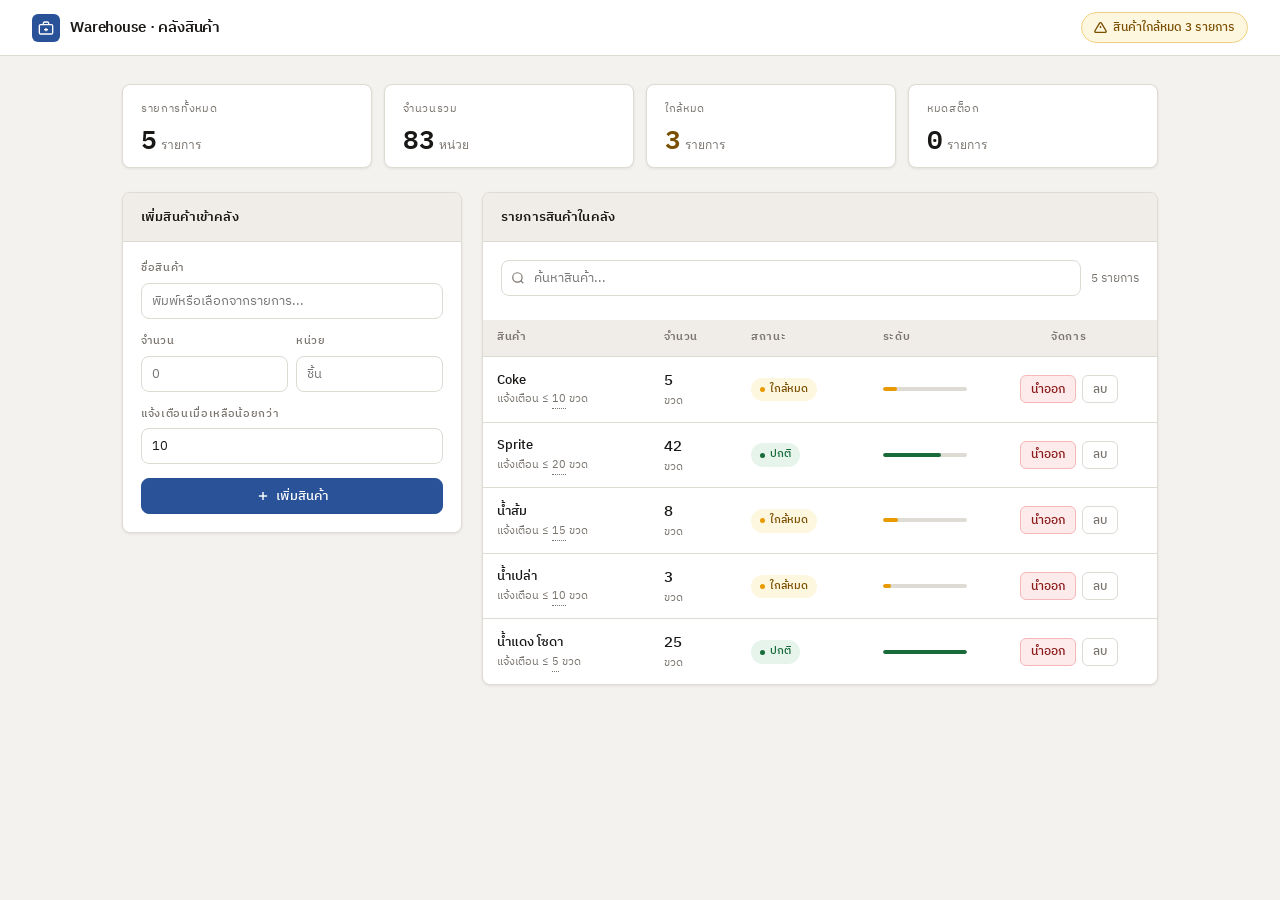
<file: index.html>
<!DOCTYPE html>
<html lang="th">

<head>
    <meta charset="UTF-8">
    <meta name="viewport" content="width=device-width, initial-scale=1.0">
    <title>ระบบจัดการคลังสินค้า</title>
    <!-- font -->
    <link
        href="https://fonts.googleapis.com/css2?family=IBM+Plex+Sans+Thai:wght@400;500;600&family=IBM+Plex+Mono:wght@400;500&display=swap"
        rel="stylesheet">
    <link rel="stylesheet" href="style.css">
</head>

<body>
    <header class="header">
        <div class="header-brand">
            <div class="header-icon">
                <svg viewBox="0 0 24 24">
                    <rect x="2" y="7" width="20" height="14" rx="2" />
                    <path d="M16 7V5a2 2 0 0 0-2-2h-4a2 2 0 0 0-2 2v2" />
                    <line x1="12" y1="12" x2="12" y2="17" />
                    <line x1="9" y1="14.5" x2="15" y2="14.5" />
                </svg>
            </div>
            <span class="brand-name">Warehouse · คลังสินค้า</span>
        </div>
        <div class="header-alert hidden" id="headerAlert">
            <svg width="13" height="13" viewBox="0 0 24 24" fill="none" stroke="currentColor" stroke-width="2.5">
                <path d="M10.29 3.86L1.82 18a2 2 0 0 0 1.71 3h16.94a2 2 0 0 0 1.71-3L13.71 3.86a2 2 0 0 0-3.42 0z" />
                <line x1="12" y1="9" x2="12" y2="13" />
                <line x1="12" y1="17" x2="12.01" y2="17" />
            </svg>
            <span id="headerAlertText"></span>
        </div>
    </header>

    <div class="container">

        <!-- Stats -->
        <div class="stats" id="statsRow">
            <div class="stat-card">
                <div class="stat-label">รายการทั้งหมด</div>
                <div class="stat-value" id="statTotal">0<span class="stat-unit">รายการ</span></div>
            </div>
            <div class="stat-card">
                <div class="stat-label">จำนวนรวม</div>
                <div class="stat-value" id="statUnits">0<span class="stat-unit">หน่วย</span></div>
            </div>
            <div class="stat-card" id="statLowCard">
                <div class="stat-label">ใกล้หมด</div>
                <div class="stat-value" id="statLow">0<span class="stat-unit">รายการ</span></div>
            </div>
            <div class="stat-card" id="statEmptyCard">
                <div class="stat-label">หมดสต็อก</div>
                <div class="stat-value" id="statEmpty">0<span class="stat-unit">รายการ</span></div>
            </div>
        </div>

        <div class="main-grid">
            <!-- Left: Add form -->
            <div>
                <div class="panel">
                    <div class="panel-header">
                        <span class="panel-title">เพิ่มสินค้าเข้าคลัง</span>
                    </div>
                    <div class="panel-body">
                        <div class="merge-hint" id="mergeHint">
                            สินค้านี้มีอยู่แล้ว — จะบวกเพิ่มให้อัตโนมัติ
                        </div>
                        <div class="form-group">
                            <label class="form-label">ชื่อสินค้า</label>
                            <input type="text" id="inputName" placeholder="พิมพ์หรือเลือกจากรายการ..." list="nameList"
                                autocomplete="off">
                            <datalist id="nameList"></datalist>
                        </div>
                        <div class="form-row">
                            <div class="form-group">
                                <label class="form-label">จำนวน</label>
                                <input type="number" id="inputQty" placeholder="0" min="1">
                            </div>
                            <div class="form-group" id="unitGroup">
                                <label class="form-label">หน่วย</label>
                                <input type="text" id="inputUnit" placeholder="ชิ้น">
                            </div>
                        </div>
                        <div class="form-group" id="thrGroup">
                            <label class="form-label">แจ้งเตือนเมื่อเหลือน้อยกว่า</label>
                            <input type="number" id="inputThr" placeholder="10" min="1" value="10">
                        </div>
                        <button class="btn btn-primary" onclick="addItem()">
                            <svg width="14" height="14" viewBox="0 0 24 24" fill="none" stroke="currentColor"
                                stroke-width="2.5">
                                <line x1="12" y1="5" x2="12" y2="19" />
                                <line x1="5" y1="12" x2="19" y2="12" />
                            </svg>
                            เพิ่มสินค้า
                        </button>
                    </div>
                </div>
            </div>

            <!-- Right: Table -->
            <div class="panel">
                <div class="panel-header">
                    <span class="panel-title">รายการสินค้าในคลัง</span>
                </div>
                <div class="panel-body" style="padding-bottom:10px">
                    <div class="search-row">
                        <div class="search-wrap">
                            <svg viewBox="0 0 24 24" fill="none" stroke-width="2">
                                <circle cx="11" cy="11" r="8" />
                                <path d="m21 21-4.35-4.35" />
                            </svg>
                            <input type="search" id="searchInput" placeholder="ค้นหาสินค้า..." oninput="renderTable()">
                        </div>
                        <span class="item-count" id="itemCount"></span>
                    </div>
                </div>
                <div class="table-wrap">
                    <table>
                        <thead>
                            <tr>
                                <th>สินค้า</th>
                                <th>จำนวน</th>
                                <th>สถานะ</th>
                                <th>ระดับ</th>
                                <th>จัดการ</th>
                            </tr>
                        </thead>
                        <tbody id="tableBody"></tbody>
                    </table>
                </div>
            </div>
        </div>
    </div>

    <!-- Remove Modal -->
    <div class="overlay" id="removeModal">
        <div class="modal">
            <div class="modal-title" id="modalTitle">นำออก: </div>
            <div class="modal-sub" id="modalSub"></div>
            <div class="form-group">
                <label class="form-label">จำนวนที่นำออก</label>
                <input type="number" id="modalQty" min="1" placeholder="ใส่จำนวน..."
                    onkeydown="if(event.key==='Enter')confirmRemove()">
            </div>
            <div class="modal-actions">
                <button class="btn btn-danger" onclick="confirmRemove()">นำออก</button>
                <button class="btn btn-ghost" onclick="closeModal()">ยกเลิก</button>
            </div>
        </div>
    </div>

    <!-- Toast -->
    <div class="toast-wrap" id="toastWrap"></div>
</body>
<script src="script.js"></script>

</html>
</file>
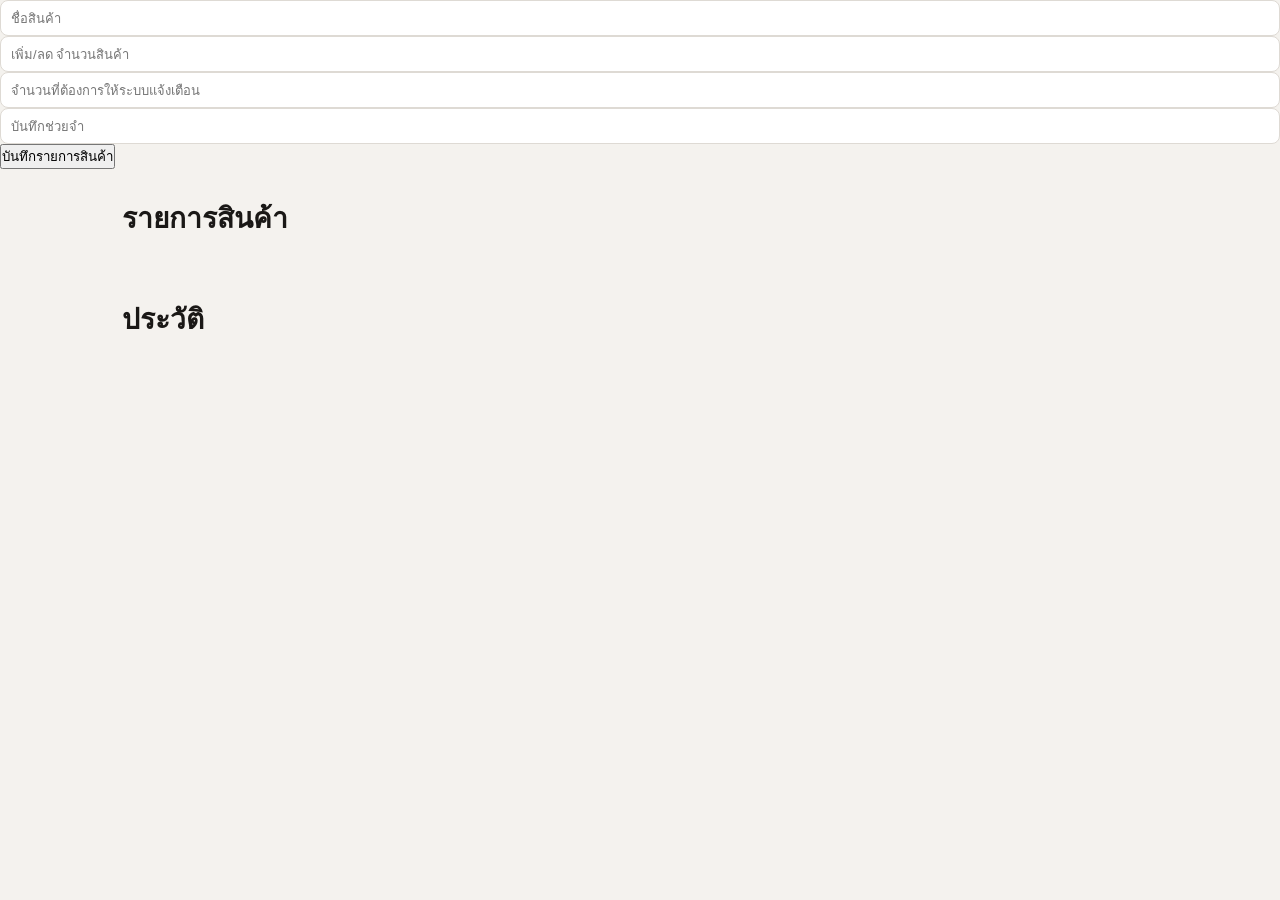
<file: Main_page.html>
<!DOCTYPE html>
<html lang="en">
<head>
    <meta charset="UTF-8">
    <meta name="viewport" content="width=device-width, initial-scale=1.0">
    <link rel="stylesheet" href="style.css">
    <title>WhereHouse</title>
</head>
<body>
    <div class="input-box">
        <input id="name" type="text" placeholder="ชื่อสินค้า">
        <input id="amut" type="number" placeholder="เพิ่ม/ลด จำนวนสินค้า">
        <input id="alert" type="number" min="0" placeholder="จำนวนที่ต้องการให้ระบบแจ้งเตือน">
        <input id="label" type="text" placeholder="บันทึกช่วยจำ">
        <button id="btnSave">บันทึกรายการสินค้า</button>
    </div>
    <div class="output">
        <div class="container">
            <h1>รายการสินค้า</h1>
            <div class="goods">
                <!-- รายการสินค้าที่อยู่ในคลัง -->
            </div>
        </div>
        <div class="container">
            <h1>ประวัติ</h1>
            <div class="history">
                <!-- ประวัติสินค้า -->
            </div>
        </div>
    </div>
</body>
<script src="script.js"></script>
</html>
</file>
<file: style.css>
:root {
    --bg: #f4f2ee;
    --surface: #ffffff;
    --surface2: #f0ede8;
    --border: #dedad4;
    --text: #1a1816;
    --muted: #7a746e;
    --accent: #2a5298;
    --accent-light: #e8eef8;
    --success: #1a6b3a;
    --success-bg: #e6f4ec;
    --warn: #7a4f00;
    --warn-bg: #fef7e0;
    --danger: #8b1a1a;
    --danger-bg: #fdeaea;
    --radius: 8px;
    --shadow: 0 1px 3px rgba(0,0,0,0.08);
  }

  * { box-sizing: border-box; margin: 0; padding: 0; }

  body {
    font-family: 'IBM Plex Sans Thai', sans-serif;
    background: var(--bg);
    color: var(--text);
    font-size: 14px;
    line-height: 1.6;
    min-height: 100vh;
  }

  /* Layout */
  .header {
    background: var(--surface);
    border-bottom: 1px solid var(--border);
    padding: 0 32px;
    display: flex;
    align-items: center;
    justify-content: space-between;
    height: 56px;
    position: sticky;
    top: 0;
    z-index: 50;
  }

  .header-brand {
    display: flex;
    align-items: center;
    gap: 10px;
  }

  .header-icon {
    width: 28px; height: 28px;
    background: var(--accent);
    border-radius: 6px;
    display: flex; align-items: center; justify-content: center;
  }

  .header-icon svg { width: 16px; height: 16px; fill: none; stroke: #fff; stroke-width: 2; }

  .brand-name {
    font-weight: 600;
    font-size: 15px;
    letter-spacing: -0.01em;
  }

  .header-alert {
    display: flex; align-items: center; gap: 6px;
    padding: 5px 12px;
    background: var(--warn-bg);
    color: var(--warn);
    border: 1px solid #f0d080;
    border-radius: 999px;
    font-size: 12px;
    font-weight: 500;
    cursor: default;
    transition: opacity 0.2s;
  }

  .header-alert.hidden { display: none; }

  .container { max-width: 1100px; margin: 0 auto; padding: 28px 32px; }

  /* Stats */
  .stats {
    display: grid;
    grid-template-columns: repeat(4, 1fr);
    gap: 12px;
    margin-bottom: 24px;
  }

  .stat-card {
    background: var(--surface);
    border: 1px solid var(--border);
    border-radius: var(--radius);
    padding: 16px 18px;
    box-shadow: var(--shadow);
  }

  .stat-label { font-size: 11px; color: var(--muted); text-transform: uppercase; letter-spacing: 0.06em; margin-bottom: 6px; }
  .stat-value { font-size: 26px; font-weight: 600; font-family: 'IBM Plex Mono', monospace; line-height: 1; }
  .stat-unit { font-size: 12px; font-weight: 400; color: var(--muted); margin-left: 4px; }
  .stat-card.warn .stat-value { color: var(--warn); }
  .stat-card.danger .stat-value { color: var(--danger); }

  /* Main grid */
  .main-grid {
    display: grid;
    grid-template-columns: 340px 1fr;
    gap: 20px;
    align-items: start;
  }

  /* Panel */
  .panel {
    background: var(--surface);
    border: 1px solid var(--border);
    border-radius: var(--radius);
    box-shadow: var(--shadow);
    overflow: hidden;
  }

  .panel-header {
    padding: 14px 18px;
    border-bottom: 1px solid var(--border);
    background: var(--surface2);
    display: flex;
    align-items: center;
    justify-content: space-between;
  }

  .panel-title {
    font-size: 13px;
    font-weight: 600;
    color: var(--text);
    letter-spacing: 0.01em;
  }

  .panel-body { padding: 18px; }

  /* Form */
  .form-group { margin-bottom: 14px; }
  .form-label {
    display: block;
    font-size: 11px;
    font-weight: 500;
    color: var(--muted);
    text-transform: uppercase;
    letter-spacing: 0.06em;
    margin-bottom: 5px;
  }

  input[type="text"],
  input[type="number"],
  input[type="search"] {
    width: 100%;
    height: 36px;
    padding: 0 10px;
    border: 1px solid var(--border);
    border-radius: var(--radius);
    font-family: inherit;
    font-size: 13px;
    color: var(--text);
    background: var(--surface);
    transition: border-color 0.15s, box-shadow 0.15s;
    outline: none;
  }

  input:focus {
    border-color: var(--accent);
    box-shadow: 0 0 0 3px rgba(42,82,152,0.1);
  }

  .form-row { display: flex; gap: 8px; }
  .form-row .form-group { flex: 1; }

  .merge-hint {
    padding: 8px 12px;
    background: var(--accent-light);
    border: 1px solid #b8cef0;
    border-radius: var(--radius);
    font-size: 12px;
    color: var(--accent);
    margin-bottom: 14px;
    display: none;
  }

  .merge-hint.show { display: block; }

  .btn {
    display: inline-flex;
    align-items: center;
    justify-content: center;
    gap: 6px;
    height: 36px;
    padding: 0 16px;
    border-radius: var(--radius);
    font-family: inherit;
    font-size: 13px;
    font-weight: 500;
    cursor: pointer;
    transition: all 0.15s;
    border: 1px solid transparent;
  }

  .btn-primary {
    background: var(--accent);
    color: #fff;
    border-color: var(--accent);
    width: 100%;
  }

  .btn-primary:hover { background: #1e3e7a; }

  .btn-sm {
    height: 28px;
    padding: 0 10px;
    font-size: 12px;
    border-radius: 6px;
  }

  .btn-danger { background: var(--danger-bg); color: var(--danger); border-color: #f5b8b8; }
  .btn-danger:hover { background: #fad5d5; }
  .btn-ghost { background: transparent; color: var(--muted); border-color: var(--border); }
  .btn-ghost:hover { background: var(--surface2); }

  /* Search */
  .search-row {
    display: flex;
    gap: 10px;
    align-items: center;
    margin-bottom: 14px;
  }

  .search-wrap { position: relative; flex: 1; }
  .search-wrap svg {
    position: absolute;
    left: 10px; top: 50%;
    transform: translateY(-50%);
    width: 14px; height: 14px;
    stroke: var(--muted);
    pointer-events: none;
  }

  .search-wrap input { padding-left: 32px; }

  .item-count { font-size: 12px; color: var(--muted); white-space: nowrap; }

  /* Table */
  .table-wrap { overflow-x: auto; }

  table { width: 100%; border-collapse: collapse; }

  thead th {
    padding: 9px 14px;
    font-size: 11px;
    font-weight: 600;
    color: var(--muted);
    text-transform: uppercase;
    letter-spacing: 0.06em;
    text-align: left;
    background: var(--surface2);
    border-bottom: 1px solid var(--border);
    white-space: nowrap;
  }

  thead th:last-child { text-align: center; }

  tbody tr {
    border-bottom: 1px solid var(--border);
    transition: background 0.1s;
  }

  tbody tr:last-child { border-bottom: none; }
  tbody tr:hover { background: #faf9f7; }

  td { padding: 11px 14px; vertical-align: middle; }

  .item-name { font-weight: 500; font-size: 13px; }
  .item-unit { font-size: 11px; color: var(--muted); margin-top: 1px; }

  .qty-value {
    font-family: 'IBM Plex Mono', monospace;
    font-size: 15px;
    font-weight: 500;
  }

  .badge {
    display: inline-flex;
    align-items: center;
    gap: 5px;
    padding: 3px 9px;
    border-radius: 999px;
    font-size: 11px;
    font-weight: 500;
    white-space: nowrap;
  }

  .badge-dot {
    width: 5px; height: 5px;
    border-radius: 50%;
    flex-shrink: 0;
  }

  .badge-ok { background: var(--success-bg); color: var(--success); }
  .badge-ok .badge-dot { background: var(--success); }
  .badge-low { background: var(--warn-bg); color: var(--warn); }
  .badge-low .badge-dot { background: #e89a00; }
  .badge-empty { background: var(--danger-bg); color: var(--danger); }
  .badge-empty .badge-dot { background: var(--danger); }

  .progress-wrap {
    width: 100%;
    height: 4px;
    background: var(--border);
    border-radius: 999px;
    overflow: hidden;
  }

  .progress-bar {
    height: 100%;
    border-radius: 999px;
    transition: width 0.4s ease;
  }

  .progress-ok { background: var(--success); }
  .progress-low { background: #e89a00; }
  .progress-empty { background: var(--danger); }

  .actions { display: flex; gap: 6px; justify-content: center; }

  .empty-state {
    text-align: center;
    padding: 48px 20px;
    color: var(--muted);
    font-size: 13px;
  }

  /* Modal */
  .overlay {
    display: none;
    position: fixed;
    inset: 0;
    background: rgba(0,0,0,0.3);
    z-index: 100;
    align-items: center;
    justify-content: center;
  }

  .overlay.show { display: flex; }

  .modal {
    background: var(--surface);
    border: 1px solid var(--border);
    border-radius: 12px;
    padding: 24px;
    width: 320px;
    box-shadow: 0 8px 32px rgba(0,0,0,0.12);
  }

  .modal-title { font-size: 15px; font-weight: 600; margin-bottom: 4px; }
  .modal-sub { font-size: 12px; color: var(--muted); margin-bottom: 16px; }
  .modal-actions { display: flex; gap: 8px; margin-top: 14px; }
  .modal-actions .btn { flex: 1; }

  /* Toast */
  .toast-wrap {
    position: fixed;
    bottom: 24px;
    left: 50%;
    transform: translateX(-50%);
    z-index: 200;
    display: flex;
    flex-direction: column;
    gap: 8px;
    align-items: center;
    pointer-events: none;
  }

  .toast {
    padding: 10px 18px;
    border-radius: var(--radius);
    font-size: 13px;
    font-weight: 500;
    border: 1px solid;
    animation: toastIn 0.2s ease, toastOut 0.3s ease 2.5s forwards;
    white-space: nowrap;
    box-shadow: 0 4px 16px rgba(0,0,0,0.1);
  }

  .toast-success { background: var(--success-bg); color: var(--success); border-color: #9fd5b5; }
  .toast-error { background: var(--danger-bg); color: var(--danger); border-color: #f5b8b8; }
  .toast-info { background: var(--surface2); color: var(--muted); border-color: var(--border); }

  @keyframes toastIn { from { opacity:0; transform:translateY(8px); } to { opacity:1; transform:translateY(0); } }
  @keyframes toastOut { from { opacity:1; } to { opacity:0; } }

  /* Thr edit */
  .thr-edit {
    width: 50px;
    height: 22px;
    padding: 0 4px;
    font-size: 11px;
    display: inline-block;
  }

  .thr-link {
    cursor: pointer;
    border-bottom: 1px dotted var(--muted);
    color: var(--muted);
    font-size: 11px;
    transition: color 0.15s;
  }

  .thr-link:hover { color: var(--accent); border-color: var(--accent); }

  @media (max-width: 768px) {
    .container { padding: 16px; }
    .main-grid { grid-template-columns: 1fr; }
    .stats { grid-template-columns: repeat(2, 1fr); }
    .header { padding: 0 16px; }
  }
</file>
